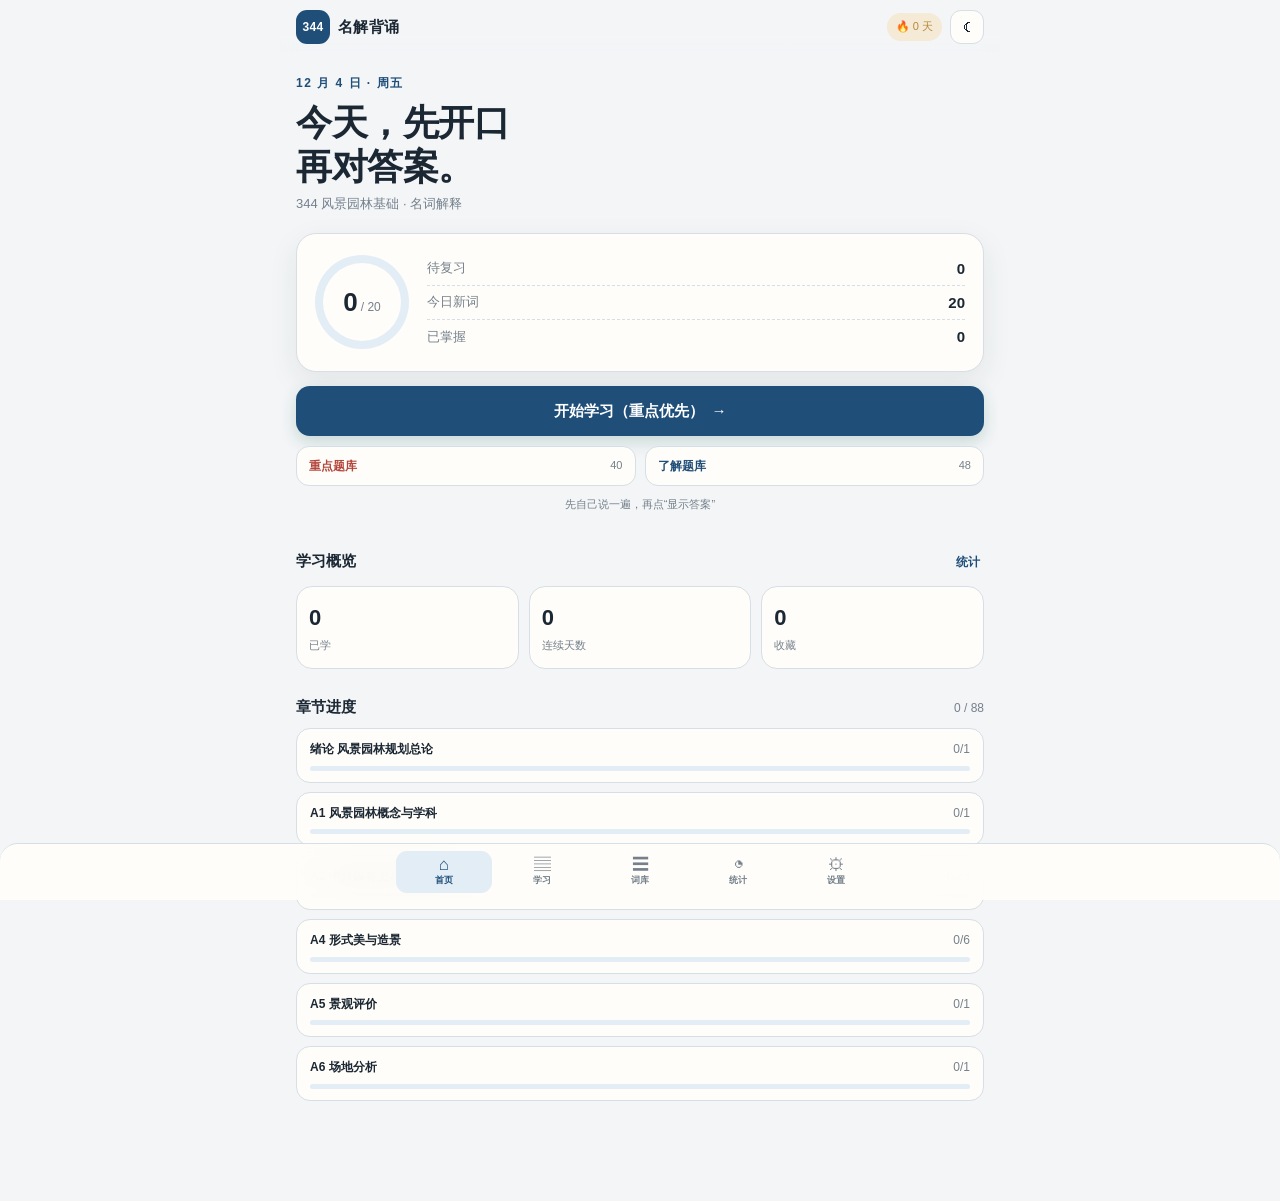
<file: index.html>
<!doctype html>
<html lang="zh-CN">
<head>
  <meta charset="utf-8">
  <meta name="viewport" content="width=device-width, initial-scale=1, viewport-fit=cover">
  <meta name="theme-color" content="#1f6b4f">
  <meta name="apple-mobile-web-app-capable" content="yes">
  <meta name="apple-mobile-web-app-status-bar-style" content="default">
  <meta name="apple-mobile-web-app-title" content="344 名解">
  <meta name="description" content="344 风景园林基础名词解释背诵 · 先自己回答，再看答案">
  <title>344 名解 · 背诵</title>
  <link rel="manifest" href="./manifest.webmanifest">
  <link rel="icon" href="./icons/icon-192.png">
  <link rel="apple-touch-icon" href="./icons/icon-180.png">
  <link rel="stylesheet" href="./styles.css">
</head>
<body>
  <div id="app">
    <header class="topbar" id="topbar">
      <div class="topbar-inner">
        <button class="icon-btn back-btn hidden" id="backBtn" aria-label="返回">‹</button>
        <div class="brand">
          <span class="brand-mark">344</span>
          <span class="brand-text">名解背诵</span>
        </div>
        <div class="top-actions">
          <span class="streak-pill" id="streakPill">🔥 0 天</span>
          <button class="icon-btn" id="themeBtn" aria-label="切换主题">☾</button>
        </div>
      </div>
    </header>

    <main id="main">
      <!-- 首页 -->
      <section class="screen active" id="screen-home">
        <div class="hero">
          <div class="hero-kicker" id="todayLabel">今天</div>
          <h1>今天，先开口<br>再对答案。</h1>
          <p class="hero-sub">344 风景园林基础 · 名词解释</p>
          <div class="today-card">
            <div class="today-ring" id="todayRing">
              <div class="ring-inner">
                <strong id="todayDone">0</strong>
                <span>/ <em id="todayTotal">0</em></span>
              </div>
            </div>
            <div class="today-info">
              <div class="today-row"><span>待复习</span><b id="dueCount">0</b></div>
              <div class="today-row"><span>今日新词</span><b id="newLeft">0</b></div>
              <div class="today-row"><span>已掌握</span><b id="masteredCount">0</b></div>
            </div>
          </div>
          <button class="primary-btn wide" id="startBtn">开始学习（重点优先） <span>→</span></button>
          <div class="cat-row">
            <button class="cat-btn key" data-start-cat="重点"><b>重点题库</b><span id="keyCount">40</span></button>
            <button class="cat-btn know" data-start-cat="了解"><b>了解题库</b><span id="knowCount">48</span></button>
          </div>
          <div class="hero-note">先自己说一遍，再点“显示答案”</div>
        </div>

        <div class="section-head">
          <h2>学习概览</h2>
          <button class="text-btn" data-goto="stats">统计</button>
        </div>
        <div class="stat-grid">
          <div class="stat-card">
            <span class="stat-num" id="learnedCount">0</span>
            <span class="stat-label">已学</span>
          </div>
          <div class="stat-card">
            <span class="stat-num" id="streakCount">0</span>
            <span class="stat-label">连续天数</span>
          </div>
          <div class="stat-card">
            <span class="stat-num" id="favCount">0</span>
            <span class="stat-label">收藏</span>
          </div>
        </div>

        <div class="section-head">
          <h2>章节进度</h2>
          <span class="muted" id="chapterSummary"></span>
        </div>
        <div class="chapter-list" id="chapterList"></div>
      </section>

      <!-- 学习 -->
      <section class="screen" id="screen-study">
        <div class="study-top">
          <div class="study-meta">
            <span id="studyProgressText">0 / 0</span>
            <span class="dot">·</span>
            <span id="studyMode">今日学习</span>
          </div>
          <div class="progress-track"><div class="progress-fill" id="studyProgressBar"></div></div>
        </div>

        <div class="study-area" id="studyArea">
          <article class="study-card" id="studyCard">
            <div class="card-top">
              <span class="chapter-chip" id="studyChapter">第1章</span>
              <div class="card-tools">
                <button class="icon-btn small" id="speakBtn" aria-label="朗读">🔊</button>
                <button class="icon-btn small" id="starBtn" aria-label="收藏">☆</button>
              </div>
            </div>
            <h1 class="study-term" id="studyTerm">名词</h1>
            <div class="answer-box hidden" id="answerBox">
              <div class="answer-label">参考答案</div>
              <div class="answer-text" id="studyAnswer"></div>
              <div class="answer-imp" id="studyImp"></div>
              <div class="answer-note hidden" id="studyNote"></div>
            </div>
            <textarea id="draft" class="draft" rows="3" placeholder="先自己说一遍，再点显示答案（可不写）"></textarea>
            <button class="primary-btn wide" id="revealBtn">显示答案</button>
            <div class="rating hidden" id="rating">
              <button class="rate again" data-rate="again"><b>忘记</b><span>明天再来</span></button>
              <button class="rate hard" data-rate="hard"><b>模糊</b><span>短期复习</span></button>
              <button class="rate good" data-rate="good"><b>认识</b><span>拉长间隔</span></button>
            </div>
            <div class="card-foot">
              <button class="text-btn" id="prevBtn">‹ 上一个</button>
              <button class="text-btn" id="skipBtn">跳过 ›</button>
            </div>
          </article>
        </div>

        <div class="empty-state hidden" id="studyEmpty">
          <div class="empty-icon">🌿</div>
          <h2>今日任务完成</h2>
          <p id="emptyText">去复习一下错词，或者明天再来。</p>
          <button class="primary-btn" id="emptyHomeBtn">回到首页</button>
        </div>
      </section>

      <!-- 词库 -->
      <section class="screen" id="screen-library">
        <div class="library-head">
          <h1>词库</h1>
          <span class="muted" id="libraryCount">88 个</span>
        </div>
        <div class="search-wrap">
          <span class="search-icon">⌕</span>
          <input id="searchInput" type="search" placeholder="搜索名词 / 答案关键词" autocomplete="off">
        </div>
        <div class="chips" id="filterChips">
          <button class="chip active" data-filter="all">全部</button>
          <button class="chip" data-filter="new">未学</button>
          <button class="chip" data-filter="fuzzy">模糊</button>
          <button class="chip" data-filter="mastered">已掌握</button>
          <button class="chip" data-filter="fav">收藏</button>
        </div>
        <div class="chips" id="catChips">
          <button class="chip active" data-cat="all">全部题库</button>
          <button class="chip" data-cat="重点">重点</button>
          <button class="chip" data-cat="了解">了解</button>
        </div>
        <div class="term-list" id="termList"></div>
      </section>

      <!-- 统计 -->
      <section class="screen" id="screen-stats">
        <div class="library-head">
          <h1>学习统计</h1>
          <button class="text-btn" id="resetBtn">重置</button>
        </div>
        <div class="stat-hero">
          <div>
            <span class="stat-hero-num" id="statLearned">0</span>
            <span class="stat-hero-label">已学名词</span>
          </div>
          <div>
            <span class="stat-hero-num" id="statMastered">0</span>
            <span class="stat-hero-label">已掌握</span>
          </div>
          <div>
            <span class="stat-hero-num" id="statDays">0</span>
            <span class="stat-hero-label">学习天数</span>
          </div>
        </div>

        <div class="panel">
          <div class="panel-head"><h2>最近 7 天</h2><span class="muted" id="weekTotal">0 次</span></div>
          <div class="week-chart" id="weekChart"></div>
        </div>

        <div class="panel">
          <div class="panel-head"><h2>章节进度</h2><span class="muted">按已学 / 总数</span></div>
          <div class="chapter-list" id="statChapterList"></div>
        </div>

        <div class="panel">
          <div class="panel-head"><h2>掌握分布</h2></div>
          <div class="bar-list">
            <div class="bar-row"><span>已掌握</span><div class="bar"><i id="barMastered"></i></div><b id="numMastered">0</b></div>
            <div class="bar-row"><span>学习中</span><div class="bar"><i id="barLearning"></i></div><b id="numLearning">0</b></div>
            <div class="bar-row"><span>未学习</span><div class="bar"><i id="barNew"></i></div><b id="numNew">0</b></div>
          </div>
        </div>
      </section>

      <!-- 设置 -->
      <section class="screen" id="screen-settings">
        <div class="library-head"><h1>设置</h1></div>

        <div class="setting-group">
          <label class="setting-row">
            <span><b>每日新词</b><small>每天最多引入多少个新名词</small></span>
            <select id="dailyNewSelect">
              <option value="10">10 个</option>
              <option value="20">20 个</option>
              <option value="30">30 个</option>
              <option value="50">50 个</option>
              <option value="88">全部</option>
            </select>
          </label>
          <label class="setting-row">
            <span><b>每次复习上限</b><small>一次学习最多排多少张卡</small></span>
            <select id="reviewLimitSelect">
              <option value="40">40 张</option>
              <option value="80">80 张</option>
              <option value="120">120 张</option>
              <option value="200">200 张</option>
            </select>
          </label>
          <label class="setting-row">
            <span><b>学习顺序</b><small>随机打乱，或按章节顺序</small></span>
            <select id="orderSelect">
              <option value="random">随机</option>
              <option value="sequence">顺序</option>
            </select>
          </label>
          <label class="setting-row">
            <span><b>深色模式</b><small>夜间护眼</small></span>
            <input type="checkbox" id="darkToggle" class="switch">
          </label>
        </div>

        <div class="setting-group">
          <button class="setting-action" id="exportBtn"><span><b>导出学习数据</b><small>备份为 JSON 文件</small></span><span>›</span></button>
          <label class="setting-action" for="importFile"><span><b>导入学习数据</b><small>从 JSON 恢复进度</small></span><span>›</span></label>
          <input type="file" id="importFile" accept="application/json" hidden>
        </div>

        <div class="setting-group">
          <button class="setting-action danger" id="resetAllBtn"><span><b>清空全部进度</b><small>不可恢复，请先导出备份</small></span><span>›</span></button>
        </div>

        <div class="about">
          <p><b>344 名解背诵</b> · PWA 版</p>
          <p>数据：344 风景园林基础名词解释 88 个（2027 自测卷 + 2019—2025 真题，仅《概论》《规划》范围）。所有进度保存在本机浏览器，不上传。</p>
          <p>添加到主屏幕：Safari 分享 → 添加到主屏幕；Chrome 菜单 → 添加到主屏幕。</p>
        </div>
      </section>
    </main>

    <nav class="tabbar" id="tabbar">
      <button class="tab active" data-goto="home"><span>⌂</span><b>首页</b></button>
      <button class="tab" data-goto="study"><span>▤</span><b>学习</b></button>
      <button class="tab" data-goto="library"><span>☰</span><b>词库</b></button>
      <button class="tab" data-goto="stats"><span>◔</span><b>统计</b></button>
      <button class="tab" data-goto="settings"><span>⚙</span><b>设置</b></button>
    </nav>
  </div>

  <div class="modal hidden" id="modal">
    <div class="modal-backdrop" data-close="modal"></div>
    <div class="modal-card">
      <div class="modal-top">
        <span class="chapter-chip" id="modalChapter">第1章</span>
        <button class="icon-btn" data-close="modal" aria-label="关闭">×</button>
      </div>
      <h2 id="modalTerm">名词</h2>
      <div class="modal-answer-head"><span>参考答案</span><button class="text-btn" id="modalEdit">编辑</button></div>
      <div class="modal-answer" id="modalAnswer"></div>
      <div class="modal-note hidden" id="modalNote"></div>
      <div class="modal-actions">
        <button class="secondary-btn" id="modalStar">☆ 收藏</button>
        <button class="primary-btn" id="modalMaster">标记已掌握</button>
      </div>
    </div>
  </div>

  <div class="toast" id="toast"></div>

  <script src="./data.js"></script>
  <script src="./app.js"></script>
</body>
</html>
</file>
<file: styles.css>
:root {
  --bg: #f3f5f7;
  --bg-2: #e6ebf0;
  --card: #fffdf9;
  --ink: #1b2733;
  --muted: #74808c;
  --line: #d6dee6;
  --green: #1f4e79;
  --green-2: #2f6fa0;
  --green-soft: #e2edf6;
  --gold: #b8893b;
  --gold-soft: #f4ead6;
  --danger: #b4473d;
  --shadow: 0 10px 30px rgba(36, 48, 40, .08);
  --radius: 20px;
}
body.dark {
  --bg: #10161c;
  --bg-2: #19232c;
  --card: #1b262f;
  --ink: #e6edf3;
  --muted: #9aa8b4;
  --line: #2c3a46;
  --green: #79b6df;
  --green-2: #96c9ea;
  --green-soft: #1d3142;
  --gold: #d2a55f;
  --gold-soft: #332a1b;
  --danger: #e07a6f;
  --shadow: 0 10px 30px rgba(0, 0, 0, .28);
}
* { box-sizing: border-box; -webkit-tap-highlight-color: transparent; }
html, body { margin: 0; padding: 0; }
body {
  font-family: -apple-system, BlinkMacSystemFont, "PingFang SC", "Hiragino Sans GB", "Microsoft YaHei", sans-serif;
  background: var(--bg);
  color: var(--ink);
  line-height: 1.55;
  min-height: 100dvh;
  padding-bottom: calc(76px + env(safe-area-inset-bottom));
}
button, input, select, textarea { font: inherit; color: inherit; }
button { border: 0; background: none; cursor: pointer; }
.hidden { display: none !important; }
.muted { color: var(--muted); font-size: 12px; }

#app { max-width: 720px; margin: 0 auto; min-height: 100dvh; }

/* top bar */
.topbar {
  position: sticky; top: 0; z-index: 30;
  padding: max(10px, env(safe-area-inset-top)) 16px 8px;
  background: linear-gradient(var(--bg) 70%, transparent);
  backdrop-filter: blur(12px);
}
.topbar-inner { display: flex; align-items: center; gap: 10px; }
.brand { display: flex; align-items: center; gap: 8px; flex: 1; min-width: 0; }
.brand-mark {
  display: inline-grid; place-items: center;
  width: 34px; height: 34px; border-radius: 11px;
  background: var(--green); color: #fff; font-weight: 800; font-size: 12px; letter-spacing: .3px;
}
.brand-text { font-weight: 700; font-size: 15px; letter-spacing: .3px; }
.top-actions { display: flex; align-items: center; gap: 8px; }
.streak-pill {
  font-size: 11px; color: var(--gold); background: var(--gold-soft);
  padding: 5px 9px; border-radius: 999px; white-space: nowrap;
}
.icon-btn {
  width: 34px; height: 34px; border-radius: 11px; display: inline-grid; place-items: center;
  color: var(--ink); background: var(--card); border: 1px solid var(--line);
}
.icon-btn.small { width: 30px; height: 30px; font-size: 14px; }
.back-btn { font-size: 24px; line-height: 1; padding-bottom: 4px; }

main { padding: 4px 16px 24px; }
.screen { display: none; animation: fade .18s ease; }
.screen.active { display: block; }
@keyframes fade { from { opacity: 0; transform: translateY(4px); } to { opacity: 1; transform: none; } }

/* hero */
.hero { padding: 18px 0 10px; }
.hero-kicker { color: var(--green); font-size: 12px; font-weight: 700; letter-spacing: 1.5px; text-transform: uppercase; }
.hero h1 { font-size: 30px; line-height: 1.22; letter-spacing: -.5px; margin: 8px 0 6px; font-weight: 800; }
.hero-sub { color: var(--muted); font-size: 13px; margin: 0 0 18px; }
.today-card {
  display: flex; align-items: center; gap: 18px;
  background: var(--card); border: 1px solid var(--line);
  border-radius: var(--radius); padding: 18px; box-shadow: var(--shadow);
}
.today-ring {
  width: 94px; height: 94px; border-radius: 50%; flex: 0 0 auto;
  background: conic-gradient(var(--green) var(--p, 0%), var(--green-soft) 0);
  display: grid; place-items: center; position: relative;
}
.today-ring::after { content: ""; position: absolute; inset: 8px; border-radius: 50%; background: var(--card); }
.ring-inner { position: relative; z-index: 1; display: flex; align-items: baseline; gap: 3px; }
.ring-inner strong { font-size: 26px; line-height: 1; }
.ring-inner span { font-size: 12px; color: var(--muted); }
.ring-inner em { font-style: normal; }
.today-info { flex: 1; min-width: 0; }
.today-row { display: flex; align-items: center; justify-content: space-between; padding: 5px 0; font-size: 13px; color: var(--muted); border-bottom: 1px dashed var(--line); }
.today-row:last-child { border-bottom: 0; }
.today-row b { color: var(--ink); font-size: 15px; }

.primary-btn {
  background: var(--green); color: #fff; border-radius: 14px; padding: 13px 18px;
  font-weight: 700; font-size: 15px; display: inline-flex; align-items: center; justify-content: center; gap: 8px;
  box-shadow: 0 6px 16px rgba(31, 107, 79, .2);
}
.primary-btn:active { transform: scale(.99); }
.primary-btn.wide { width: 100%; margin-top: 14px; }
.cat-row { display: grid; grid-template-columns: 1fr 1fr; gap: 9px; margin-top: 10px; }
.cat-btn { background: var(--card); border: 1px solid var(--line); border-radius: 13px; padding: 10px 12px; display: flex; align-items: center; justify-content: space-between; }
.cat-btn b { font-size: 12px; }
.cat-btn span { font-size: 11px; color: var(--muted); }
.cat-btn.key b { color: var(--danger); }
.cat-btn.know b { color: var(--green); }
.secondary-btn {
  background: var(--card); border: 1px solid var(--line); color: var(--ink);
  border-radius: 13px; padding: 11px 16px; font-weight: 600; font-size: 13px;
}
.hero-note { text-align: center; color: var(--muted); font-size: 11px; margin-top: 10px; }

.section-head { display: flex; align-items: baseline; justify-content: space-between; margin: 26px 0 10px; }
.section-head h2 { font-size: 15px; margin: 0; font-weight: 700; }
.text-btn { color: var(--green); font-size: 12px; font-weight: 600; padding: 4px; }

.stat-grid { display: grid; grid-template-columns: repeat(3, 1fr); gap: 10px; }
.stat-card {
  background: var(--card); border: 1px solid var(--line); border-radius: 16px;
  padding: 14px 12px; display: flex; flex-direction: column; gap: 2px;
}
.stat-num { font-size: 22px; font-weight: 800; letter-spacing: -.5px; }
.stat-label { font-size: 11px; color: var(--muted); }

.chapter-list { display: flex; flex-direction: column; gap: 9px; }
.chapter-item { background: var(--card); border: 1px solid var(--line); border-radius: 14px; padding: 11px 13px; }
.chapter-line { display: flex; justify-content: space-between; gap: 10px; font-size: 12px; margin-bottom: 7px; }
.chapter-line span:first-child { font-weight: 600; overflow: hidden; text-overflow: ellipsis; white-space: nowrap; }
.chapter-line span:last-child { color: var(--muted); white-space: nowrap; }
.mini-track { height: 5px; border-radius: 99px; background: var(--green-soft); overflow: hidden; }
.mini-fill { height: 100%; border-radius: 99px; background: var(--green); }

/* study */
.study-top { padding: 8px 0 12px; }
.study-meta { display: flex; align-items: center; gap: 6px; font-size: 12px; color: var(--muted); margin-bottom: 8px; }
.dot { opacity: .5; }
.progress-track { height: 6px; border-radius: 99px; background: var(--bg-2); overflow: hidden; }
.progress-fill { height: 100%; width: 0; background: var(--green); border-radius: 99px; transition: width .2s; }
.study-area { display: flex; justify-content: center; }
.study-card {
  width: 100%; background: var(--card); border: 1px solid var(--line);
  border-radius: 24px; padding: 20px 18px 14px; box-shadow: var(--shadow);
}
.card-top { display: flex; align-items: center; justify-content: space-between; gap: 10px; }
.chapter-chip {
  display: inline-block; max-width: 70%; overflow: hidden; text-overflow: ellipsis; white-space: nowrap;
  font-size: 10px; font-weight: 700; color: var(--green);
  background: var(--green-soft); padding: 5px 9px; border-radius: 999px; letter-spacing: .2px;
}
.card-tools { display: flex; gap: 6px; }
.study-term { font-size: 30px; line-height: 1.28; letter-spacing: -.6px; margin: 28px 0 18px; font-weight: 800; word-break: break-word; }
.draft {
  width: 100%; resize: none; border: 1px dashed var(--line); background: transparent;
  border-radius: 13px; padding: 11px 12px; font-size: 13px; line-height: 1.6;
  outline: none; min-height: 74px;
}
.draft:focus { border-color: var(--green); background: var(--green-soft); }
.answer-box {
  background: var(--green-soft); border-radius: 15px; padding: 14px;
  margin-bottom: 12px;
}
.answer-label { font-size: 10px; font-weight: 700; letter-spacing: 1px; color: var(--green); margin-bottom: 6px; }
.answer-text { font-size: 14px; line-height: 1.75; }
.answer-imp { margin-top: 9px; font-size: 11px; color: var(--gold); }
.answer-note {
  margin-top: 10px; padding-top: 9px; border-top: 1px dashed rgba(31, 107, 79, .25);
  font-size: 11px; line-height: 1.6; color: var(--muted);
}
.rating { display: grid; grid-template-columns: repeat(3, 1fr); gap: 8px; margin-top: 10px; }
.rate {
  border-radius: 13px; padding: 10px 6px; display: flex; flex-direction: column; gap: 1px;
  border: 1px solid var(--line); background: var(--bg);
}
.rate b { font-size: 13px; }
.rate span { font-size: 9px; color: var(--muted); }
.rate.again b { color: var(--danger); }
.rate.hard b { color: var(--gold); }
.rate.good b { color: var(--green); }
.card-foot { display: flex; justify-content: space-between; margin-top: 12px; }

.empty-state { text-align: center; padding: 64px 20px; }
.empty-icon { font-size: 44px; margin-bottom: 10px; }
.empty-state h2 { margin: 0 0 6px; font-size: 20px; }
.empty-state p { color: var(--muted); font-size: 13px; margin: 0 0 18px; }

/* library */
.library-head { display: flex; align-items: baseline; justify-content: space-between; padding: 14px 0 12px; }
.library-head h1 { font-size: 28px; margin: 0; letter-spacing: -.5px; }
.search-wrap {
  position: relative; display: flex; align-items: center;
  background: var(--card); border: 1px solid var(--line); border-radius: 14px;
  padding: 0 12px; margin-bottom: 10px;
}
.search-icon { color: var(--muted); font-size: 18px; margin-right: 8px; }
.search-wrap input { flex: 1; border: 0; outline: none; background: transparent; padding: 12px 0; font-size: 13px; }
.chips { display: flex; gap: 7px; overflow-x: auto; padding: 2px 0 12px; scrollbar-width: none; }
.chips::-webkit-scrollbar { display: none; }
.chip {
  flex: 0 0 auto; font-size: 11px; padding: 7px 11px; border-radius: 999px;
  background: var(--card); border: 1px solid var(--line); color: var(--muted);
}
.chip.active { background: var(--green); border-color: var(--green); color: #fff; font-weight: 600; }
.term-list { display: flex; flex-direction: column; gap: 8px; }
.term-item {
  display: flex; align-items: center; gap: 10px; text-align: left;
  background: var(--card); border: 1px solid var(--line); border-radius: 14px; padding: 12px 13px;
}
.term-left { flex: 1; min-width: 0; }
.term-name { font-size: 14px; font-weight: 700; display: flex; align-items: center; gap: 6px; }
.term-sub { font-size: 10px; color: var(--muted); margin-top: 2px; overflow: hidden; text-overflow: ellipsis; white-space: nowrap; }
.status-dot { width: 7px; height: 7px; border-radius: 50%; background: var(--line); flex: 0 0 auto; }
.status-dot.mastered { background: var(--green); }
.status-dot.learning { background: var(--gold); }
.status-dot.fuzzy { background: var(--danger); }
.term-fav { color: var(--gold); font-size: 14px; }
.empty-list { text-align: center; color: var(--muted); font-size: 13px; padding: 40px 0; }

/* stats */
.stat-hero {
  display: grid; grid-template-columns: repeat(3, 1fr); gap: 10px;
  background: var(--green); color: #fff; border-radius: 20px; padding: 18px 12px;
  margin-bottom: 14px;
}
.stat-hero > div { display: flex; flex-direction: column; align-items: center; gap: 2px; }
.stat-hero-num { font-size: 26px; font-weight: 800; }
.stat-hero-label { font-size: 10px; opacity: .8; }
.panel { background: var(--card); border: 1px solid var(--line); border-radius: 18px; padding: 15px; margin-bottom: 12px; }
.panel-head { display: flex; justify-content: space-between; align-items: baseline; margin-bottom: 12px; }
.panel-head h2 { font-size: 14px; margin: 0; }
.week-chart { display: flex; align-items: flex-end; gap: 8px; height: 120px; padding-top: 8px; }
.week-col { flex: 1; display: flex; flex-direction: column; align-items: center; gap: 5px; height: 100%; justify-content: flex-end; }
.week-bar { width: 100%; max-width: 26px; background: var(--green-soft); border-radius: 7px 7px 3px 3px; position: relative; min-height: 4px; }
.week-bar i { position: absolute; left: 0; right: 0; bottom: 0; background: var(--green); border-radius: 7px 7px 3px 3px; }
.week-num { font-size: 9px; color: var(--muted); }
.week-day { font-size: 9px; color: var(--muted); }
.bar-list { display: flex; flex-direction: column; gap: 9px; }
.bar-row { display: grid; grid-template-columns: 58px 1fr 28px; align-items: center; gap: 8px; font-size: 11px; }
.bar { height: 7px; background: var(--bg-2); border-radius: 99px; overflow: hidden; }
.bar i { display: block; height: 100%; background: var(--green); border-radius: 99px; }
.bar-row b { text-align: right; font-size: 11px; }

/* settings */
.setting-group { background: var(--card); border: 1px solid var(--line); border-radius: 16px; margin-bottom: 12px; overflow: hidden; }
.setting-row, .setting-action {
  display: flex; align-items: center; justify-content: space-between; gap: 12px;
  padding: 14px; border-bottom: 1px solid var(--line); width: 100%; text-align: left;
}
.setting-row:last-child, .setting-action:last-child { border-bottom: 0; }
.setting-row span, .setting-action span:first-child { display: flex; flex-direction: column; gap: 1px; }
.setting-row b, .setting-action b { font-size: 13px; font-weight: 600; }
.setting-row small, .setting-action small { font-size: 10px; color: var(--muted); }
.setting-row select { border: 1px solid var(--line); border-radius: 9px; background: var(--bg); padding: 6px 8px; font-size: 11px; }
.setting-action { color: var(--ink); }
.setting-action > span:last-child { color: var(--muted); font-size: 18px; }
.setting-action.danger b { color: var(--danger); }
.switch { appearance: none; width: 42px; height: 24px; border-radius: 99px; background: var(--bg-2); position: relative; transition: .2s; }
.switch::after { content: ""; position: absolute; width: 18px; height: 18px; border-radius: 50%; background: #fff; top: 3px; left: 3px; transition: .2s; box-shadow: 0 1px 3px rgba(0,0,0,.2); }
.switch:checked { background: var(--green); }
.switch:checked::after { left: 21px; }
.about { color: var(--muted); font-size: 11px; padding: 4px 4px 20px; }
.about p { margin: 4px 0; }

/* tabbar */
.tabbar {
  position: fixed; left: 0; right: 0; bottom: 0; z-index: 40;
  display: flex; justify-content: center; gap: 2px;
  background: color-mix(in srgb, var(--card) 92%, transparent);
  border-top: 1px solid var(--line);
  padding: 7px 8px calc(7px + env(safe-area-inset-bottom));
  backdrop-filter: blur(16px);
}
.tab {
  flex: 1; max-width: 96px; display: flex; flex-direction: column; align-items: center; gap: 1px;
  color: var(--muted); padding: 5px 2px; border-radius: 11px;
}
.tab span { font-size: 17px; line-height: 1; }
.tab b { font-size: 9px; font-weight: 600; }
.tab.active { color: var(--green); background: var(--green-soft); }

/* modal */
.modal { position: fixed; inset: 0; z-index: 60; display: flex; align-items: flex-end; justify-content: center; }
.modal-backdrop { position: absolute; inset: 0; background: rgba(10, 18, 14, .5); backdrop-filter: blur(2px); }
.modal-card {
  position: relative; width: 100%; max-width: 720px; max-height: 82dvh; overflow-y: auto;
  background: var(--card); border-radius: 24px 24px 0 0; padding: 20px 18px calc(20px + env(safe-area-inset-bottom));
  animation: slideUp .2s ease;
}
@keyframes slideUp { from { transform: translateY(16px); opacity: .6; } to { transform: none; opacity: 1; } }
.modal-top { display: flex; align-items: center; justify-content: space-between; }
.modal-card h2 { font-size: 24px; margin: 16px 0 10px; line-height: 1.3; }
.modal-answer-head { display: flex; align-items: center; justify-content: space-between; margin-bottom: 6px; font-size: 10px; font-weight: 700; letter-spacing: 1px; color: var(--green); }
.modal-answer { font-size: 14px; line-height: 1.8; color: var(--ink); }
.modal-note {
  margin-top: 12px; padding: 10px 12px; border-radius: 10px;
  background: var(--bg); color: var(--muted); font-size: 11px; line-height: 1.6;
}
.modal-actions { display: flex; gap: 9px; margin-top: 18px; }
.modal-actions > * { flex: 1; }

/* toast */
.toast {
  position: fixed; left: 50%; bottom: calc(86px + env(safe-area-inset-bottom)); transform: translateX(-50%) translateY(8px);
  background: rgba(24, 34, 28, .92); color: #fff; font-size: 12px; padding: 8px 14px; border-radius: 999px;
  opacity: 0; pointer-events: none; transition: .2s; z-index: 80; white-space: nowrap; max-width: 86vw; overflow: hidden; text-overflow: ellipsis;
}
.toast.show { opacity: 1; transform: translateX(-50%) translateY(0); }

@media (min-width: 680px) {
  .hero h1 { font-size: 36px; }
  .study-term { font-size: 36px; }
  .tabbar { border-radius: 18px 18px 0 0; }
}
</file>
